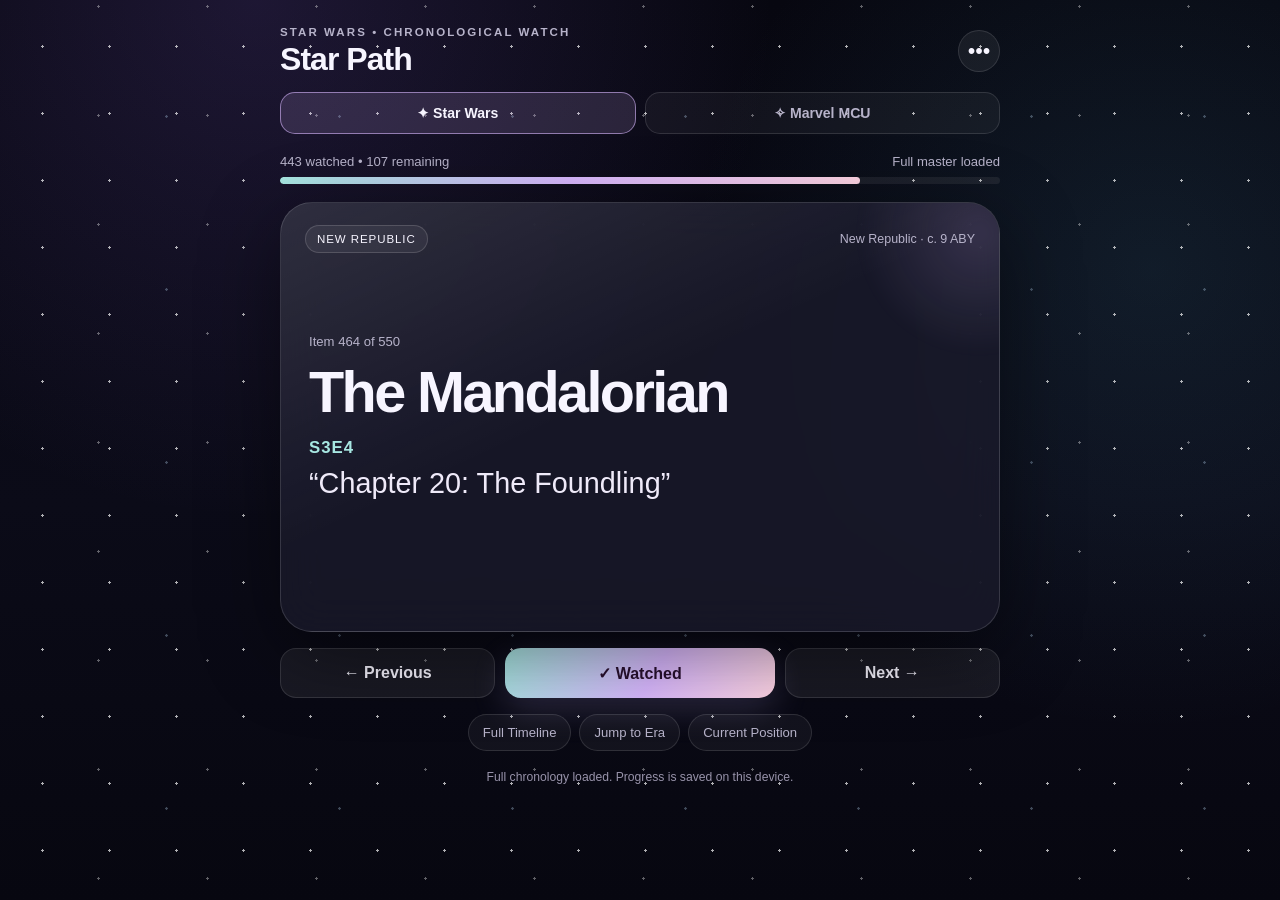
<file: index.html>
<!doctype html>
<html lang="en">
<head>
  <meta charset="utf-8">
  <meta name="viewport" content="width=device-width, initial-scale=1, viewport-fit=cover">
  <meta name="theme-color" content="#0a0a16">
  <meta name="apple-mobile-web-app-capable" content="yes">
  <meta name="apple-mobile-web-app-status-bar-style" content="black-translucent">
  <meta name="apple-mobile-web-app-title" content="Star Path">
  <title>Star Path — Chronological Watch</title>
  <link rel="manifest" href="manifest.webmanifest">
  <link rel="stylesheet" href="styles.css">
</head>
<body>
  <div class="stars stars-a"></div>
  <div class="stars stars-b"></div>

  <main class="app-shell">
    <header class="topbar">
      <div>
        <div class="eyebrow">STAR WARS • CHRONOLOGICAL WATCH</div>
        <h1>Star Path</h1>
      </div>
      <button id="menuBtn" class="icon-btn" aria-label="Open tools">•••</button>
    </header>

    <nav class="universe-nav" aria-label="Choose universe">
      <a class="universe-choice active" href="./" aria-current="page">✦ Star Wars</a>
      <a class="universe-choice" href="marvel.html">✧ Marvel MCU</a>
    </nav>

    <section class="progress-wrap" aria-label="Watch progress">
      <div class="progress-copy">
        <span id="progressText">Loading…</span>
        <span id="loadedText"></span>
      </div>
      <div class="progress-track"><div id="progressBar" class="progress-bar"></div></div>
    </section>

    <section id="card" class="watch-card" aria-live="polite">
      <div class="card-top">
        <span id="eraBadge" class="era-badge"></span>
        <span id="timing" class="timing"></span>
      </div>
      <div id="position" class="position"></div>
      <h2 id="show"></h2>
      <div id="episode" class="episode"></div>
      <h3 id="title"></h3>
      <div id="instructionBox" class="instructions hidden">
        <div class="instruction-label">WATCH NOTE</div>
        <div id="instructions"></div>
      </div>
      <div id="watchedStamp" class="watched-stamp hidden">✓ WATCHED</div>
    </section>

    <section class="primary-actions">
      <button id="prevBtn" class="btn secondary">← Previous</button>
      <button id="watchedBtn" class="btn primary">✓ Watched</button>
      <button id="nextBtn" class="btn secondary">Next →</button>
    </section>

    <section class="quick-actions">
      <button id="timelineBtn" class="pill">Full Timeline</button>
      <button id="eraBtn" class="pill">Jump to Era</button>
      <button id="currentBtn" class="pill">Current Position</button>
    </section>

    <div id="sliceNote" class="slice-note"></div>
  </main>

  <dialog id="timelineDialog">
    <div class="dialog-shell large">
      <div class="dialog-head">
        <div>
          <div class="eyebrow">TIMELINE</div>
          <h2>Your chronology</h2>
        </div>
        <button class="icon-btn close-dialog" aria-label="Close">×</button>
      </div>
      <input id="searchBox" class="search" type="search" placeholder="Search show, episode, title…">
      <div id="timelineList" class="timeline-list"></div>
    </div>
  </dialog>

  <dialog id="eraDialog">
    <div class="dialog-shell">
      <div class="dialog-head">
        <div>
          <div class="eyebrow">JUMP</div>
          <h2>Choose an era</h2>
        </div>
        <button class="icon-btn close-dialog" aria-label="Close">×</button>
      </div>
      <div id="eraList" class="era-list"></div>
    </div>
  </dialog>

  <dialog id="toolsDialog">
    <div class="dialog-shell">
      <div class="dialog-head">
        <div>
          <div class="eyebrow">TOOLS</div>
          <h2>Timeline controls</h2>
        </div>
        <button class="icon-btn close-dialog" aria-label="Close">×</button>
      </div>

      <button id="importBtn" class="tool-row">
        <span><strong>Import master list</strong><small>TXT or JSON. Replaces only the timeline data.</small></span>
        <span>›</span>
      </button>
      <input id="fileInput" type="file" accept=".txt,.json,text/plain,application/json" hidden>

      <button id="pasteBtn" class="tool-row">
        <span><strong>Paste master list</strong><small>Handles numbered Muse-style chronology text.</small></span>
        <span>›</span>
      </button>

      <button id="exportBtn" class="tool-row">
        <span><strong>Export progress backup</strong><small>Saves watched state + current position.</small></span>
        <span>›</span>
      </button>

      <button id="resetBtn" class="tool-row danger">
        <span><strong>Reset progress</strong><small>Keeps the timeline, clears watched state.</small></span>
        <span>›</span>
      </button>
    </div>
  </dialog>

  <dialog id="pasteDialog">
    <div class="dialog-shell large">
      <div class="dialog-head">
        <div>
          <div class="eyebrow">IMPORT</div>
          <h2>Paste the master chronology</h2>
        </div>
        <button class="icon-btn close-dialog" aria-label="Close">×</button>
      </div>
      <textarea id="pasteArea" class="paste-area" placeholder="001&#10;Fun with Nubs — S1E1 “Nubs Loses his Lightsaber”&#10;&#10;002&#10;…"></textarea>
      <button id="parsePasteBtn" class="btn primary wide">Import chronology</button>
      <p class="helper">Era headings and timestamp/watch-note lines are preserved when the parser can identify them.</p>
    </div>
  </dialog>

  <div id="toast" class="toast" role="status"></div>
  <script src="app.js"></script>
</body>
</html>
</file>
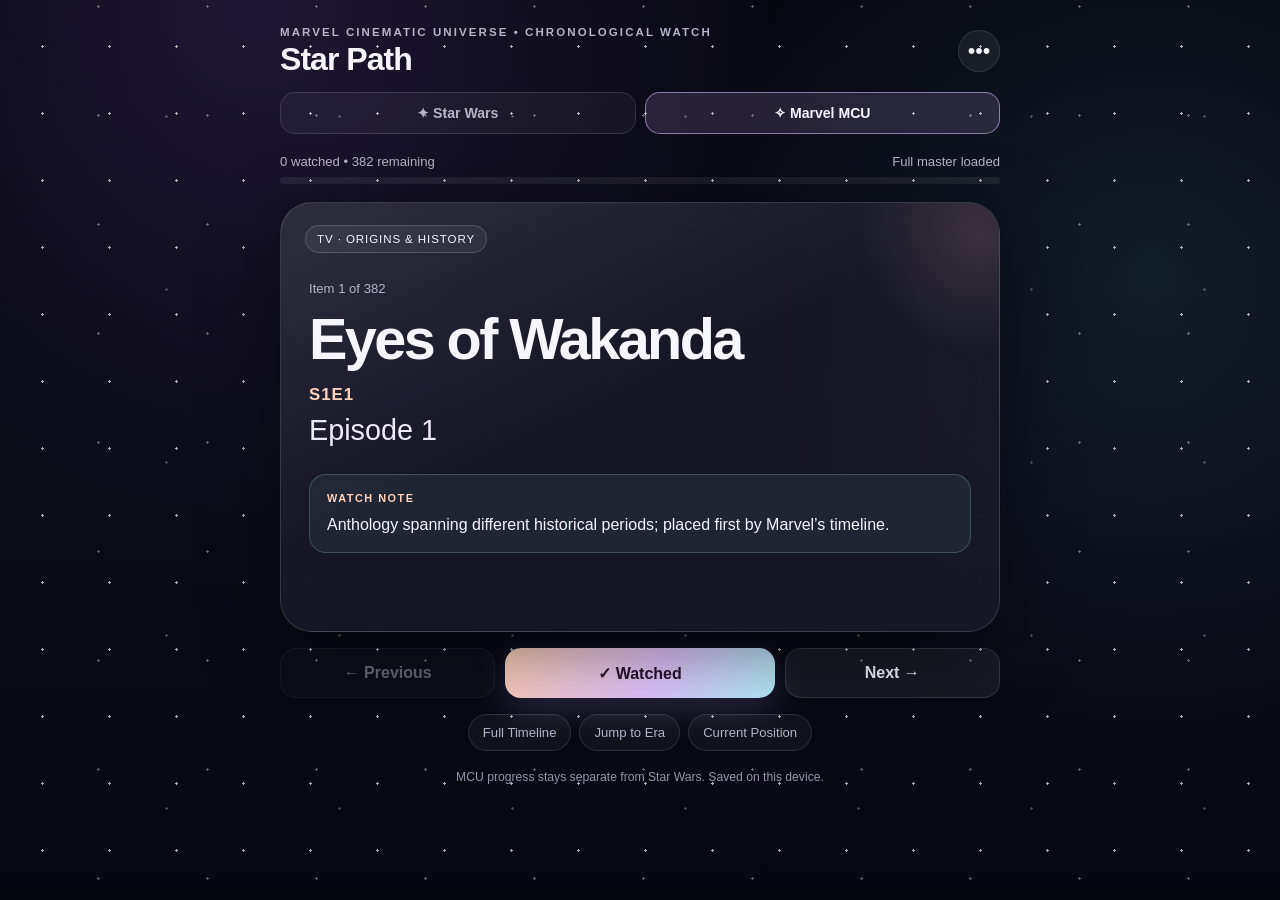
<file: marvel.html>
<!doctype html>
<html lang="en" data-universe="marvel">
<head>
  <meta charset="utf-8">
  <meta name="viewport" content="width=device-width, initial-scale=1, viewport-fit=cover">
  <meta name="theme-color" content="#0a0a16">
  <meta name="apple-mobile-web-app-capable" content="yes">
  <meta name="apple-mobile-web-app-status-bar-style" content="black-translucent">
  <meta name="apple-mobile-web-app-title" content="Star Path">
  <title>Star Path — Marvel MCU Chronology</title>
  <link rel="manifest" href="manifest.webmanifest">
  <link rel="stylesheet" href="styles.css">
</head>
<body>
  <div class="stars stars-a"></div>
  <div class="stars stars-b"></div>

  <main class="app-shell">
    <header class="topbar">
      <div>
        <div class="eyebrow">MARVEL CINEMATIC UNIVERSE • CHRONOLOGICAL WATCH</div>
        <h1>Star Path</h1>
      </div>
      <button id="menuBtn" class="icon-btn" aria-label="Open tools">•••</button>
    </header>

    <nav class="universe-nav" aria-label="Choose universe">
      <a class="universe-choice" href="./">✦ Star Wars</a>
      <a class="universe-choice active" href="marvel.html" aria-current="page">✧ Marvel MCU</a>
    </nav>

    <section class="progress-wrap" aria-label="Watch progress">
      <div class="progress-copy">
        <span id="progressText">Loading…</span>
        <span id="loadedText"></span>
      </div>
      <div class="progress-track"><div id="progressBar" class="progress-bar"></div></div>
    </section>

    <section id="card" class="watch-card" aria-live="polite">
      <div class="card-top">
        <span id="eraBadge" class="era-badge"></span>
        <span id="timing" class="timing"></span>
      </div>
      <div id="position" class="position"></div>
      <h2 id="show"></h2>
      <div id="episode" class="episode"></div>
      <h3 id="title"></h3>
      <div id="instructionBox" class="instructions hidden">
        <div class="instruction-label">WATCH NOTE</div>
        <div id="instructions"></div>
      </div>
      <div id="watchedStamp" class="watched-stamp hidden">✓ WATCHED</div>
    </section>

    <section class="primary-actions">
      <button id="prevBtn" class="btn secondary">← Previous</button>
      <button id="watchedBtn" class="btn primary">✓ Watched</button>
      <button id="nextBtn" class="btn secondary">Next →</button>
    </section>

    <section class="quick-actions">
      <button id="timelineBtn" class="pill">Full Timeline</button>
      <button id="eraBtn" class="pill">Jump to Era</button>
      <button id="currentBtn" class="pill">Current Position</button>
    </section>

    <div id="sliceNote" class="slice-note"></div>
  </main>

  <dialog id="timelineDialog">
    <div class="dialog-shell large">
      <div class="dialog-head">
        <div>
          <div class="eyebrow">TIMELINE</div>
          <h2>Your chronology</h2>
        </div>
        <button class="icon-btn close-dialog" aria-label="Close">×</button>
      </div>
      <input id="searchBox" class="search" type="search" placeholder="Search show, episode, title…">
      <div id="timelineList" class="timeline-list"></div>
    </div>
  </dialog>

  <dialog id="eraDialog">
    <div class="dialog-shell">
      <div class="dialog-head">
        <div>
          <div class="eyebrow">JUMP</div>
          <h2>Choose an era</h2>
        </div>
        <button class="icon-btn close-dialog" aria-label="Close">×</button>
      </div>
      <div id="eraList" class="era-list"></div>
    </div>
  </dialog>

  <dialog id="toolsDialog">
    <div class="dialog-shell">
      <div class="dialog-head">
        <div>
          <div class="eyebrow">TOOLS</div>
          <h2>Timeline controls</h2>
        </div>
        <button class="icon-btn close-dialog" aria-label="Close">×</button>
      </div>

      <button id="importBtn" class="tool-row">
        <span><strong>Import master list</strong><small>TXT or JSON. Replaces only the timeline data.</small></span>
        <span>›</span>
      </button>
      <input id="fileInput" type="file" accept=".txt,.json,text/plain,application/json" hidden>

      <button id="pasteBtn" class="tool-row">
        <span><strong>Paste master list</strong><small>Handles numbered Muse-style chronology text.</small></span>
        <span>›</span>
      </button>

      <button id="exportBtn" class="tool-row">
        <span><strong>Export progress backup</strong><small>Saves watched state + current position.</small></span>
        <span>›</span>
      </button>

      <button id="resetBtn" class="tool-row danger">
        <span><strong>Reset progress</strong><small>Keeps the timeline, clears watched state.</small></span>
        <span>›</span>
      </button>
    </div>
  </dialog>

  <dialog id="pasteDialog">
    <div class="dialog-shell large">
      <div class="dialog-head">
        <div>
          <div class="eyebrow">IMPORT</div>
          <h2>Paste the master chronology</h2>
        </div>
        <button class="icon-btn close-dialog" aria-label="Close">×</button>
      </div>
      <textarea id="pasteArea" class="paste-area" placeholder="001&#10;Eyes of Wakanda — S1E1 “Episode 1”&#10;&#10;002&#10;…"></textarea>
      <button id="parsePasteBtn" class="btn primary wide">Import chronology</button>
      <p class="helper">Era headings and timestamp/watch-note lines are preserved when the parser can identify them.</p>
    </div>
  </dialog>

  <div id="toast" class="toast" role="status"></div>
  <script src="app.js"></script>
</body>
</html>
</file>
<file: styles.css>
:root{
  --bg:#080813;
  --panel:rgba(18,18,37,.78);
  --panel2:rgba(29,29,57,.72);
  --line:rgba(255,255,255,.12);
  --text:#f7f5ff;
  --muted:#b7b3ca;
  --opal1:#a7e7e2;
  --opal2:#d9b8ff;
  --opal3:#ffd5e5;
  --plum:#28102f;
  --good:#bdf6cf;
  --danger:#ffbec8;
  --shadow:0 22px 80px rgba(0,0,0,.45);
}
*{box-sizing:border-box}
html,body{margin:0;min-height:100%;background:var(--bg);color:var(--text);font-family:"Avenir Next",Avenir,-apple-system,BlinkMacSystemFont,"Segoe UI",sans-serif}
body{
  min-height:100vh;
  min-height:100dvh;
  background:
    radial-gradient(circle at 20% 0%, rgba(110,79,177,.22), transparent 38%),
    radial-gradient(circle at 90% 30%, rgba(59,126,151,.16), transparent 35%),
    linear-gradient(180deg,#070710 0%,#0b0b18 56%,#070710 100%);
  overflow-x:hidden;
}
.stars{position:fixed;inset:0;pointer-events:none;opacity:.72}
.stars-a{background-image:
 radial-gradient(circle,rgba(255,255,255,.95) 0 1px,transparent 1.2px),
 radial-gradient(circle,rgba(255,255,255,.5) 0 1px,transparent 1.2px);
 background-size:67px 67px,109px 109px;background-position:9px 13px,44px 61px}
.stars-b{background-image:radial-gradient(circle,rgba(196,229,255,.42) 0 1px,transparent 1.5px);background-size:173px 173px;background-position:80px 30px;filter:blur(.1px)}
.app-shell{position:relative;z-index:1;width:min(760px,100%);margin:0 auto;padding:max(22px,env(safe-area-inset-top)) 20px max(32px,env(safe-area-inset-bottom))}
.topbar{display:flex;align-items:center;justify-content:space-between;margin:4px 0 22px}
.eyebrow{font-size:.72rem;letter-spacing:.18em;color:var(--muted);font-weight:700}
h1{font-size:2rem;line-height:1;margin:.32rem 0 0;font-weight:700;letter-spacing:-.03em}
.icon-btn{appearance:none;border:1px solid var(--line);background:rgba(255,255,255,.06);color:var(--text);border-radius:50%;width:42px;height:42px;font-size:1.35rem;display:grid;place-items:center}
.progress-wrap{margin-bottom:18px}
.progress-copy{display:flex;justify-content:space-between;gap:16px;color:var(--muted);font-size:.82rem;margin-bottom:8px}
.progress-track{height:7px;background:rgba(255,255,255,.07);border-radius:99px;overflow:hidden}
.progress-bar{height:100%;width:0;background:linear-gradient(90deg,var(--opal1),var(--opal2),var(--opal3));border-radius:inherit;transition:width .35s ease}
.watch-card{
  position:relative;min-height:430px;border-radius:32px;padding:28px;
  background:
    linear-gradient(155deg,rgba(255,255,255,.12),rgba(255,255,255,.025) 46%),
    var(--panel);
  border:1px solid rgba(255,255,255,.14);box-shadow:var(--shadow);
  backdrop-filter:blur(22px);-webkit-backdrop-filter:blur(22px);
  display:flex;flex-direction:column;justify-content:center;overflow:hidden
}
.watch-card::before{content:"";position:absolute;width:260px;height:260px;border-radius:50%;right:-110px;top:-100px;background:radial-gradient(circle,var(--opal2),transparent 67%);opacity:.16;filter:blur(8px)}
.card-top{position:absolute;top:22px;left:24px;right:24px;display:flex;justify-content:space-between;gap:12px;align-items:center}
.era-badge{padding:7px 11px;border:1px solid rgba(255,255,255,.15);border-radius:999px;font-size:.72rem;letter-spacing:.08em;text-transform:uppercase;background:rgba(255,255,255,.06)}
.timing{font-size:.78rem;color:var(--muted)}
.position{color:var(--muted);font-size:.82rem;margin-bottom:14px}
.watch-card h2{margin:0;font-size:clamp(2rem,7vw,3.6rem);line-height:1.02;letter-spacing:-.045em;max-width:92%}
.episode{margin-top:16px;color:var(--opal1);font-size:1.05rem;font-weight:700;letter-spacing:.06em}
.watch-card h3{font-size:clamp(1.25rem,4.5vw,1.8rem);line-height:1.2;margin:8px 0 0;font-weight:500;color:#efeaf9}
.instructions{margin-top:26px;padding:16px 17px;border:1px solid rgba(167,231,226,.22);background:rgba(167,231,226,.07);border-radius:17px;line-height:1.45}
.instruction-label{font-size:.68rem;letter-spacing:.14em;font-weight:800;color:var(--opal1);margin-bottom:6px}
.watched-stamp{position:absolute;right:22px;bottom:20px;color:var(--good);font-size:.78rem;letter-spacing:.14em;font-weight:800}
.hidden{display:none!important}
.primary-actions{display:grid;grid-template-columns:1fr 1.25fr 1fr;gap:10px;margin-top:16px}
.btn{appearance:none;border:none;border-radius:16px;padding:15px 12px;font:inherit;font-weight:750;cursor:pointer}
.btn:disabled{opacity:.35;cursor:not-allowed}
.btn.primary{color:var(--plum);background:linear-gradient(120deg,var(--opal1),var(--opal2) 55%,var(--opal3));box-shadow:0 12px 34px rgba(194,177,255,.18)}
.btn.secondary{color:var(--text);background:rgba(255,255,255,.065);border:1px solid var(--line)}
.quick-actions{display:flex;gap:8px;flex-wrap:wrap;justify-content:center;margin-top:16px}
.pill{appearance:none;border:1px solid var(--line);background:rgba(255,255,255,.045);color:var(--muted);padding:10px 14px;border-radius:999px;font:inherit;font-size:.82rem}
.slice-note{margin:18px auto 0;text-align:center;max-width:600px;color:#9893aa;font-size:.76rem;line-height:1.45}
dialog{border:none;padding:0;background:transparent;color:var(--text);width:min(720px,calc(100% - 24px));max-height:86dvh}
dialog::backdrop{background:rgba(2,2,9,.76);backdrop-filter:blur(10px);-webkit-backdrop-filter:blur(10px)}
.dialog-shell{background:#121225;border:1px solid var(--line);border-radius:28px;padding:22px;box-shadow:var(--shadow);max-height:86dvh;overflow:auto}
.dialog-shell.large{width:100%}
.dialog-head{display:flex;align-items:center;justify-content:space-between;gap:20px;margin-bottom:18px}
.dialog-head h2{margin:5px 0 0;font-size:1.65rem}
.search,.paste-area{width:100%;border:1px solid var(--line);background:rgba(255,255,255,.055);color:var(--text);border-radius:16px;padding:14px 15px;font:inherit;outline:none}
.search:focus,.paste-area:focus{border-color:rgba(167,231,226,.48)}
.timeline-list{display:flex;flex-direction:column;gap:8px;margin-top:14px}
.timeline-item{width:100%;text-align:left;appearance:none;border:1px solid var(--line);background:rgba(255,255,255,.035);color:var(--text);border-radius:16px;padding:13px 14px;display:grid;grid-template-columns:54px 1fr auto;gap:10px;align-items:center;font:inherit}
.timeline-item.current{border-color:rgba(217,184,255,.62);background:rgba(217,184,255,.08)}
.timeline-number{font-size:.75rem;color:var(--muted)}
.timeline-title{font-weight:700}
.timeline-meta{font-size:.75rem;color:var(--muted);margin-top:3px}
.timeline-check{color:var(--good);font-weight:800}
.era-list{display:grid;gap:9px}
.era-choice,.tool-row{appearance:none;width:100%;border:1px solid var(--line);background:rgba(255,255,255,.04);color:var(--text);border-radius:17px;padding:15px 16px;text-align:left;font:inherit;display:flex;align-items:center;justify-content:space-between;gap:18px}
.era-choice small,.tool-row small{display:block;color:var(--muted);font-weight:400;margin-top:3px}
.tool-row+.tool-row{margin-top:9px}
.tool-row.danger strong{color:var(--danger)}
.paste-area{min-height:48dvh;resize:vertical;line-height:1.45}
.wide{width:100%;margin-top:12px}
.helper{color:var(--muted);font-size:.78rem;line-height:1.45}
.toast{position:fixed;z-index:20;left:50%;bottom:calc(24px + env(safe-area-inset-bottom));transform:translate(-50%,30px);opacity:0;background:#f7f5ff;color:#171326;border-radius:999px;padding:11px 16px;font-size:.82rem;font-weight:700;box-shadow:0 10px 40px rgba(0,0,0,.35);transition:.25s ease;pointer-events:none;max-width:90%;text-align:center}
.toast.show{opacity:1;transform:translate(-50%,0)}
@media(max-width:520px){
  .app-shell{padding-left:14px;padding-right:14px}
  .watch-card{min-height:390px;padding:24px;border-radius:27px}
  .primary-actions{grid-template-columns:1fr 1.3fr 1fr;gap:7px}
  .btn{font-size:.86rem;padding:14px 8px}
  .timeline-item{grid-template-columns:42px 1fr auto}
}

/* Independent universe tabs, optimized for phone and tablet. */
.universe-nav{display:grid;grid-template-columns:repeat(2,minmax(0,1fr));gap:9px;margin:-5px 0 20px}
.universe-choice{display:block;text-align:center;text-decoration:none;color:var(--muted);padding:12px 9px;border-radius:15px;background:rgba(255,255,255,.045);border:1px solid var(--line);font-size:.88rem;font-weight:750}
.universe-choice.active{color:var(--text);border-color:rgba(217,184,255,.58);background:rgba(217,184,255,.14)}
.universe-choice:focus-visible{outline:2px solid var(--opal1);outline-offset:3px}
html[data-universe="marvel"]{--opal1:#ffd2bb;--opal2:#e4c6ff;--opal3:#b5eefa}
html[data-universe="marvel"] .watch-card::before{background:radial-gradient(circle,#ffbcb5,transparent 67%)}
.watch-card h2{overflow-wrap:anywhere}
@media(max-width:380px){.universe-choice{font-size:.8rem;padding:11px 5px}}
</file>
